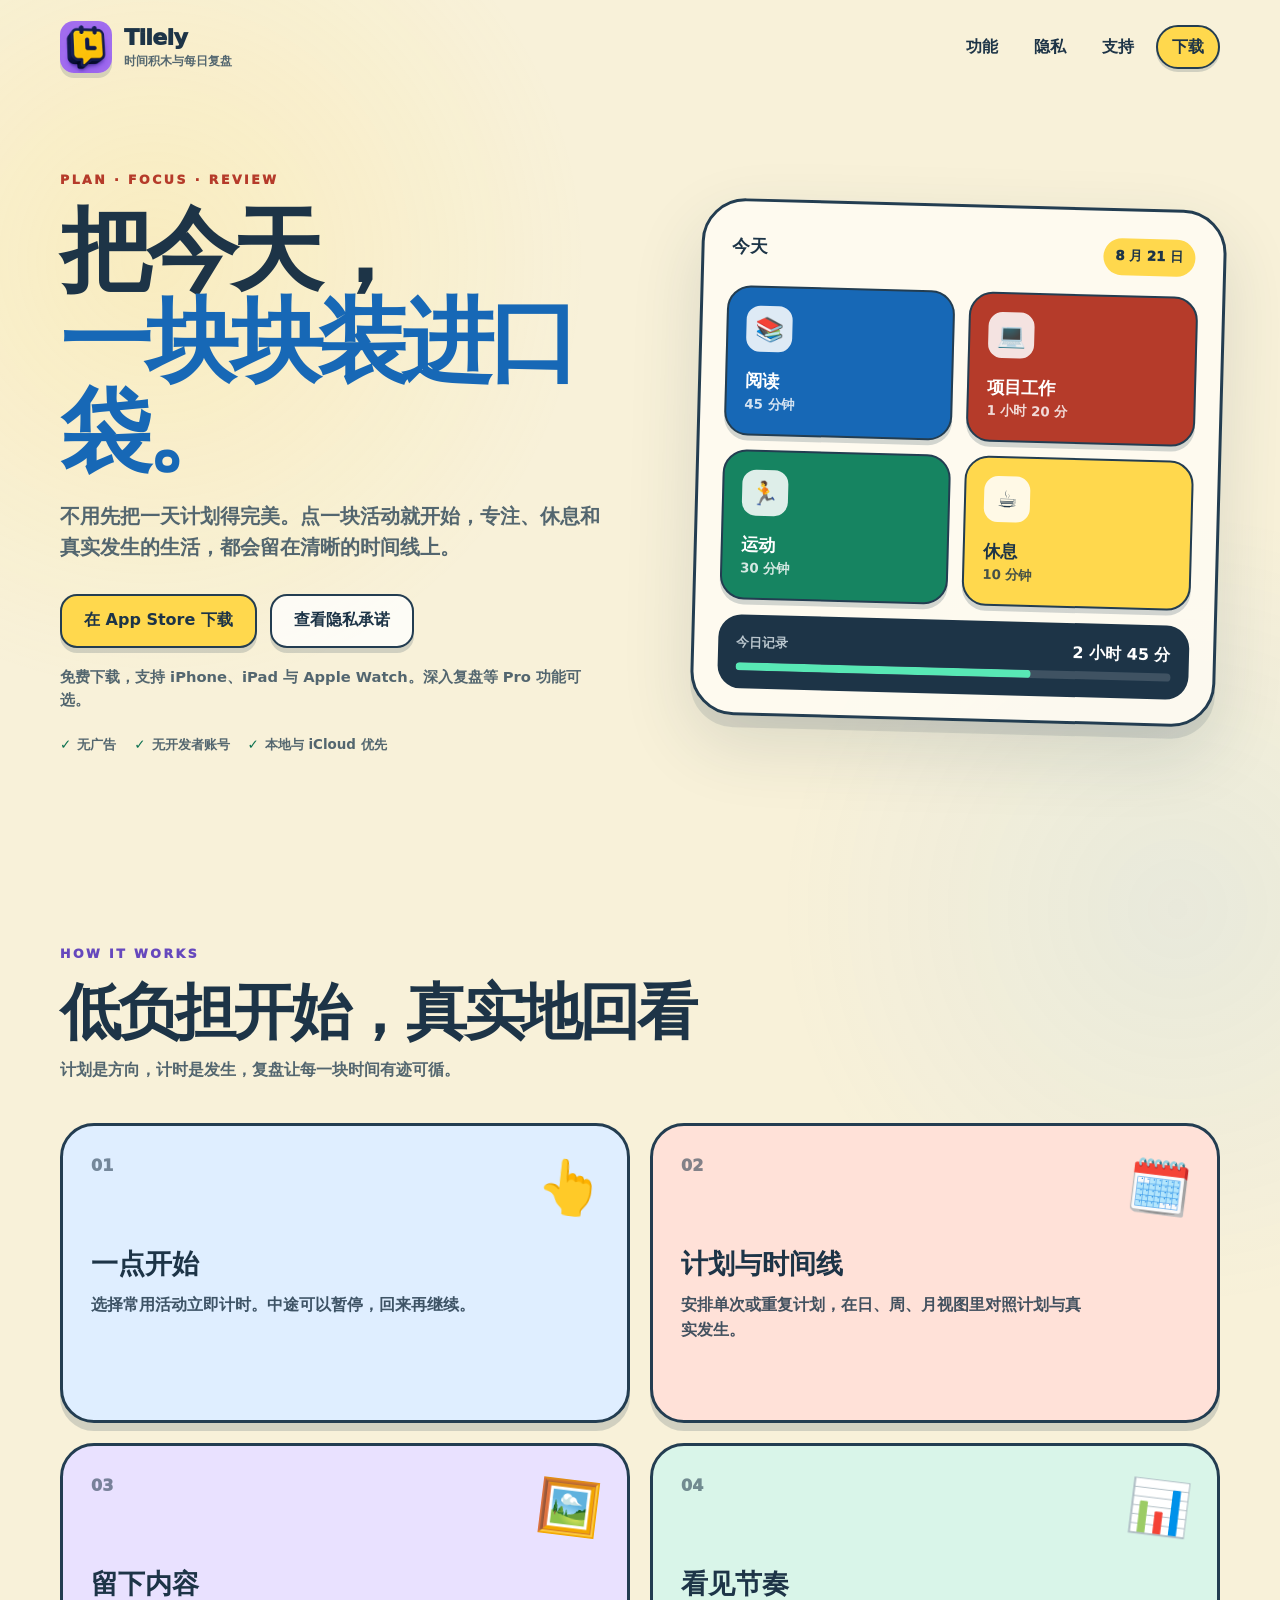
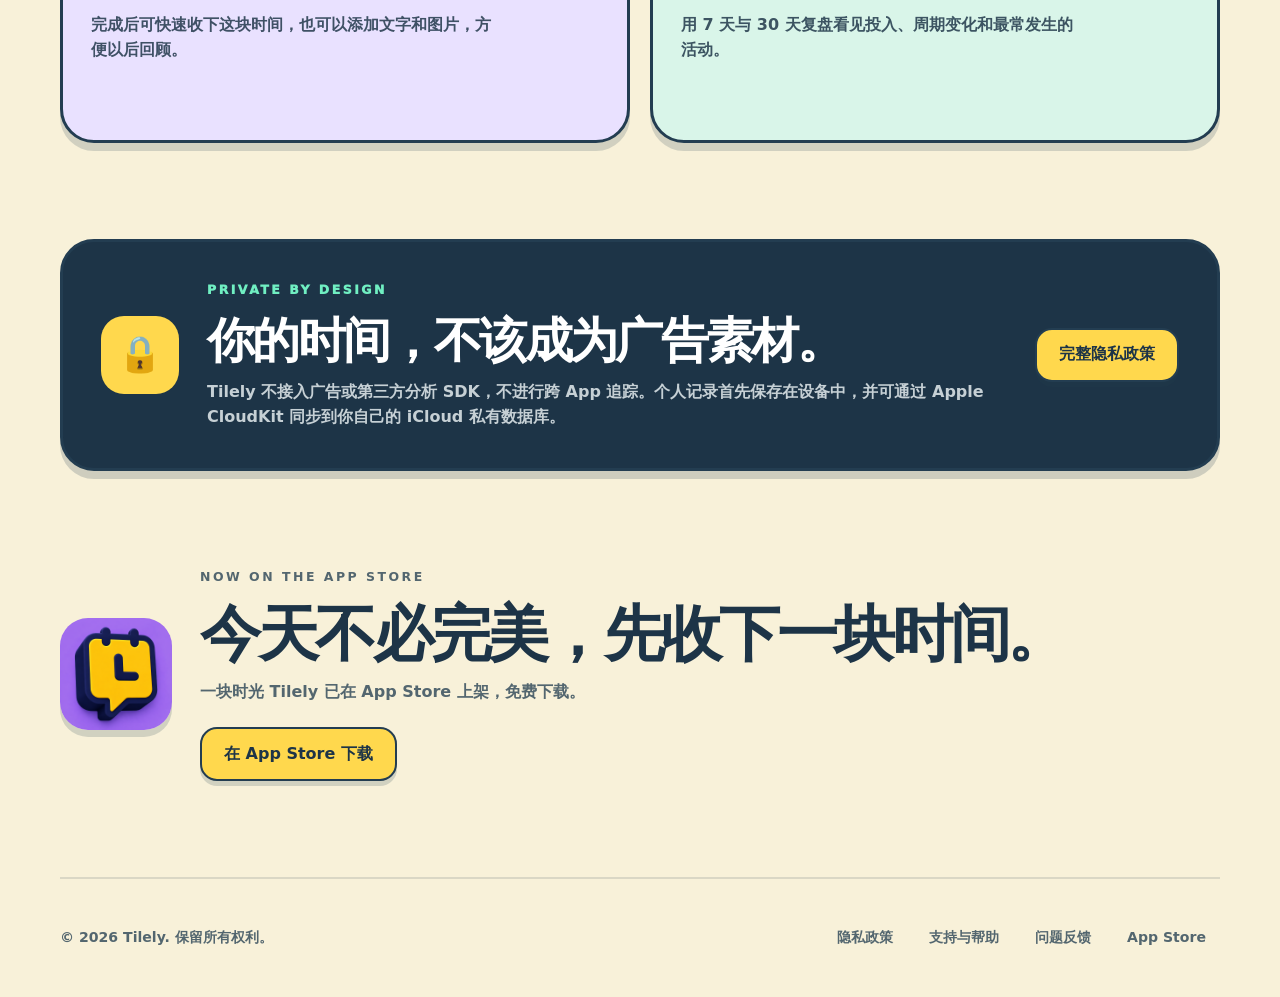
<file: index.html>
<!doctype html>
<html lang="zh-CN">
<head>
  <meta charset="utf-8">
  <meta name="viewport" content="width=device-width, initial-scale=1">
  <meta name="theme-color" content="#f8f1d9">
  <meta name="apple-itunes-app" content="app-id=6804098904">
  <meta name="description" content="Tilely 是一款低负担的时间计划、活动计时与每日复盘 App。把今天，一块块装进口袋。">
  <meta property="og:title" content="Tilely｜把今天，一块块装进口袋">
  <meta property="og:description" content="计划、计时、休息与复盘，都变成一天里看得见的时间块。">
  <meta property="og:type" content="website">
  <meta property="og:url" content="https://jacklv-coder.github.io/tilely-site/">
  <meta property="og:image" content="https://jacklv-coder.github.io/tilely-site/assets/og-image.png">
  <meta property="og:image:width" content="1200">
  <meta property="og:image:height" content="630">
  <meta property="og:image:alt" content="一块时光 Tilely：把今天，一块块装进口袋。">
  <meta property="og:site_name" content="一块时光 Tilely">
  <meta property="og:locale" content="zh_CN">
  <meta name="twitter:card" content="summary_large_image">
  <meta name="twitter:title" content="一块时光 Tilely｜把今天，一块块装进口袋">
  <meta name="twitter:description" content="低负担的时间计划、活动计时与每日复盘 App。无广告，不追踪，数据只在你自己的设备与 iCloud 里。">
  <meta name="twitter:image" content="https://jacklv-coder.github.io/tilely-site/assets/og-image.png">
  <link rel="canonical" href="https://jacklv-coder.github.io/tilely-site/">
  <link rel="icon" type="image/png" href="assets/tilely-icon.png">
  <link rel="apple-touch-icon" href="assets/apple-touch-icon.png">
  <link rel="stylesheet" href="assets/styles.css">
  <title>Tilely｜把今天，一块块装进口袋</title>
</head>
<body>
  <a class="skip-link" href="#main">跳到主要内容</a>

  <header class="site-header shell">
    <a class="brand" href="./" aria-label="Tilely 首页">
      <img src="assets/tilely-icon.png" width="52" height="52" alt="">
      <span>
        <strong>Tilely</strong>
        <small>时间积木与每日复盘</small>
      </span>
    </a>
    <nav aria-label="主要导航">
      <a href="#features">功能</a>
      <a href="privacy/">隐私</a>
      <a href="support/">支持</a>
      <a class="nav-download" href="https://apps.apple.com/cn/app/id6804098904">下载</a>
    </nav>
  </header>

  <main id="main">
    <section class="hero shell">
      <div class="hero-copy">
        <p class="eyebrow coral">PLAN · FOCUS · REVIEW</p>
        <h1>把今天，<br><span>一块块装进口袋。</span></h1>
        <p class="hero-lead">不用先把一天计划得完美。点一块活动就开始，专注、休息和真实发生的生活，都会留在清晰的时间线上。</p>
        <div class="hero-actions">
          <a class="button primary" href="https://apps.apple.com/cn/app/id6804098904">在 App Store 下载</a>
          <a class="button secondary" href="privacy/">查看隐私承诺</a>
        </div>
        <p class="hero-note">免费下载，支持 iPhone、iPad 与 Apple Watch。深入复盘等 Pro 功能可选。</p>
        <ul class="trust-list" aria-label="Tilely 特点">
          <li>无广告</li>
          <li>无开发者账号</li>
          <li>本地与 iCloud 优先</li>
        </ul>
      </div>

      <div class="hero-visual" aria-label="Tilely 时间积木示意">
        <div class="mini-header">
          <span>今天</span>
          <span class="date-chip">8 月 21 日</span>
        </div>
        <div class="time-grid">
          <article class="time-tile blue">
            <span class="tile-icon">📚</span>
            <div><strong>阅读</strong><small>45 分钟</small></div>
          </article>
          <article class="time-tile coral-bg">
            <span class="tile-icon">💻</span>
            <div><strong>项目工作</strong><small>1 小时 20 分</small></div>
          </article>
          <article class="time-tile mint">
            <span class="tile-icon">🏃</span>
            <div><strong>运动</strong><small>30 分钟</small></div>
          </article>
          <article class="time-tile yellow">
            <span class="tile-icon">☕️</span>
            <div><strong>休息</strong><small>10 分钟</small></div>
          </article>
        </div>
        <div class="progress-card">
          <span>今日记录</span>
          <strong>2 小时 45 分</strong>
          <div class="progress-track"><i></i></div>
        </div>
      </div>
    </section>

    <section id="features" class="section shell">
      <div class="section-heading">
        <p class="eyebrow purple">HOW IT WORKS</p>
        <h2>低负担开始，真实地回看</h2>
        <p>计划是方向，计时是发生，复盘让每一块时间有迹可循。</p>
      </div>
      <div class="feature-grid">
        <article class="feature-card blue-card">
          <span class="feature-number">01</span>
          <span class="feature-emoji">👆</span>
          <h3>一点开始</h3>
          <p>选择常用活动立即计时。中途可以暂停，回来再继续。</p>
        </article>
        <article class="feature-card coral-card">
          <span class="feature-number">02</span>
          <span class="feature-emoji">🗓️</span>
          <h3>计划与时间线</h3>
          <p>安排单次或重复计划，在日、周、月视图里对照计划与真实发生。</p>
        </article>
        <article class="feature-card purple-card">
          <span class="feature-number">03</span>
          <span class="feature-emoji">🖼️</span>
          <h3>留下内容</h3>
          <p>完成后可快速收下这块时间，也可以添加文字和图片，方便以后回顾。</p>
        </article>
        <article class="feature-card mint-card">
          <span class="feature-number">04</span>
          <span class="feature-emoji">📊</span>
          <h3>看见节奏</h3>
          <p>用 7 天与 30 天复盘看见投入、周期变化和最常发生的活动。</p>
        </article>
      </div>
    </section>

    <section class="privacy-banner shell">
      <div class="privacy-icon" aria-hidden="true">🔒</div>
      <div>
        <p class="eyebrow mint-text">PRIVATE BY DESIGN</p>
        <h2>你的时间，不该成为广告素材。</h2>
        <p>Tilely 不接入广告或第三方分析 SDK，不进行跨 App 追踪。个人记录首先保存在设备中，并可通过 Apple CloudKit 同步到你自己的 iCloud 私有数据库。</p>
      </div>
      <a class="button yellow-button" href="privacy/">完整隐私政策</a>
    </section>

    <section class="section shell final-cta">
      <img src="assets/tilely-icon.png" width="112" height="112" alt="Tilely App 图标">
      <div>
        <p class="eyebrow coral">NOW ON THE APP STORE</p>
        <h2>今天不必完美，先收下一块时间。</h2>
        <p>一块时光 Tilely 已在 App Store 上架，免费下载。</p>
        <a class="button primary" href="https://apps.apple.com/cn/app/id6804098904">在 App Store 下载</a>
      </div>
    </section>
  </main>

  <footer class="site-footer shell">
    <p>© 2026 Tilely. 保留所有权利。</p>
    <nav aria-label="页脚导航">
      <a href="privacy/">隐私政策</a>
      <a href="support/">支持与帮助</a>
      <a href="support/#in-app-feedback">问题反馈</a>
      <a href="https://apps.apple.com/cn/app/id6804098904">App Store</a>
    </nav>
  </footer>
</body>
</html>
</file>
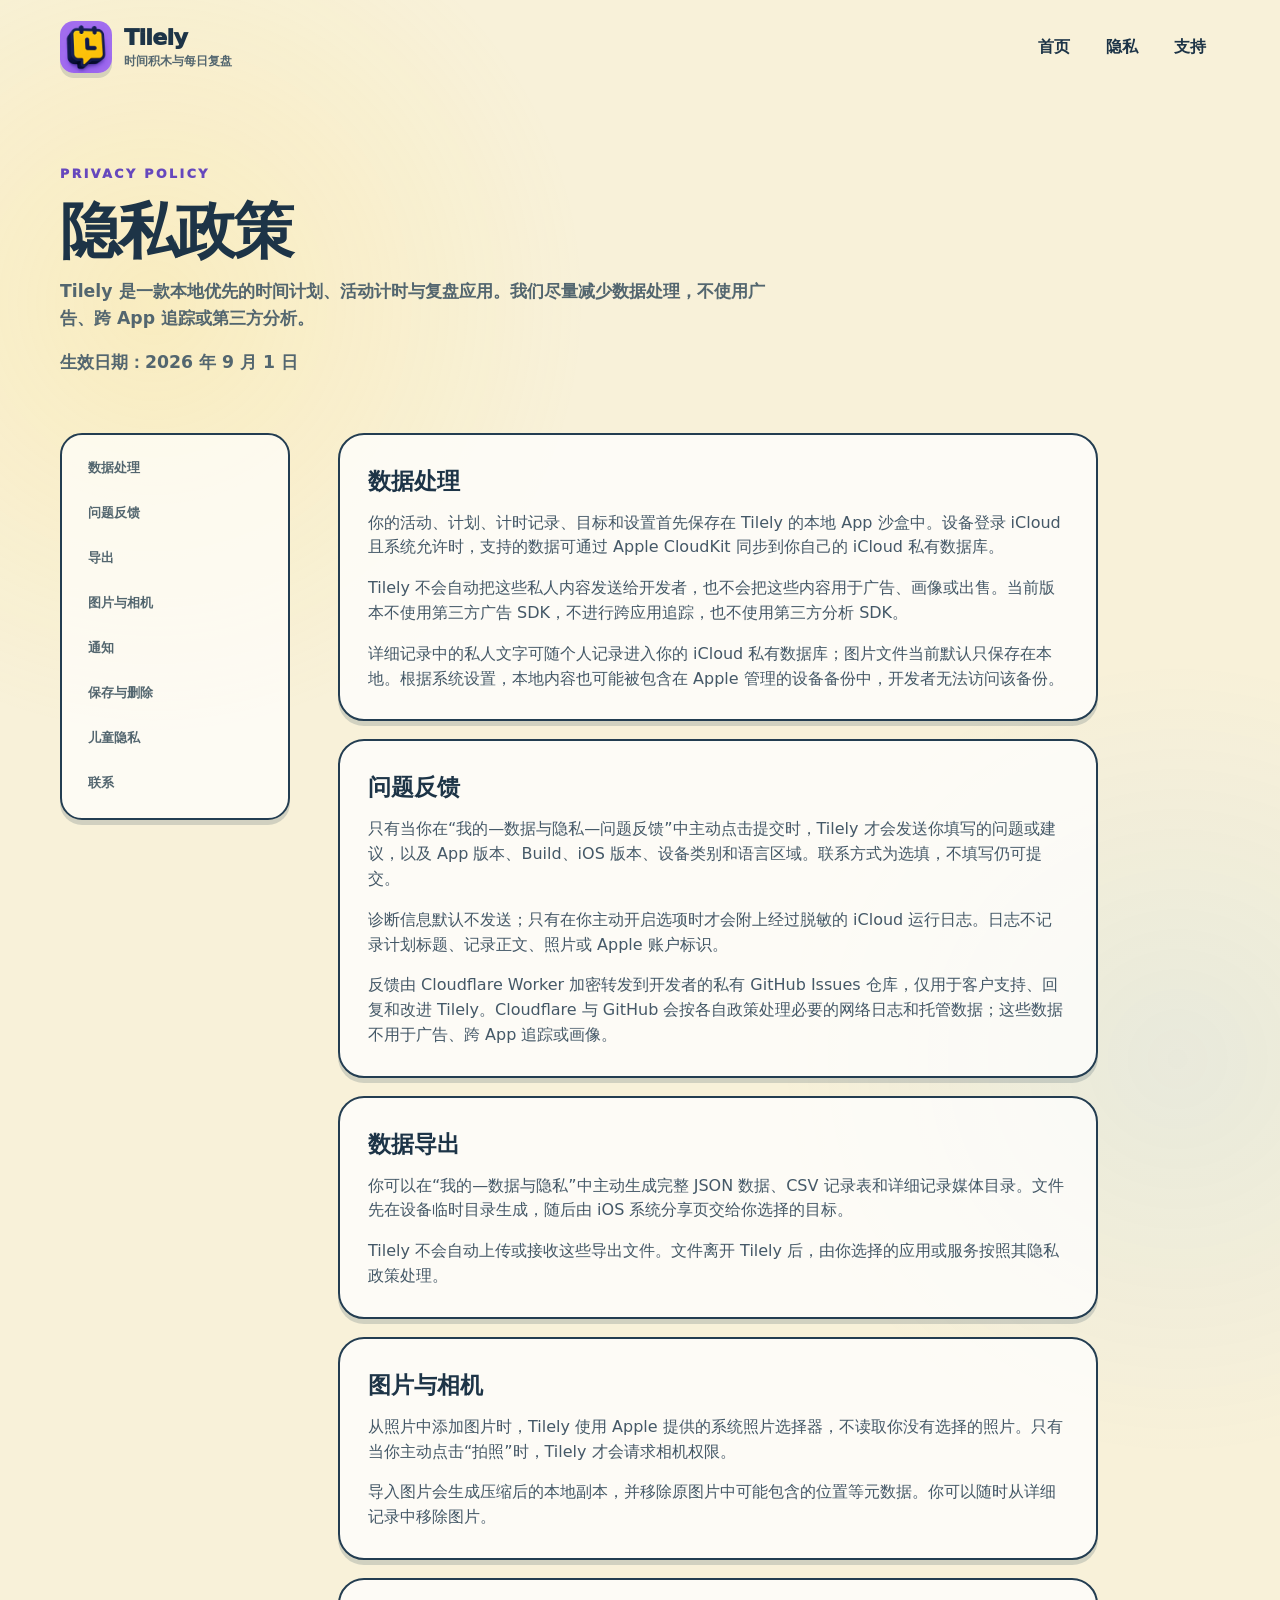
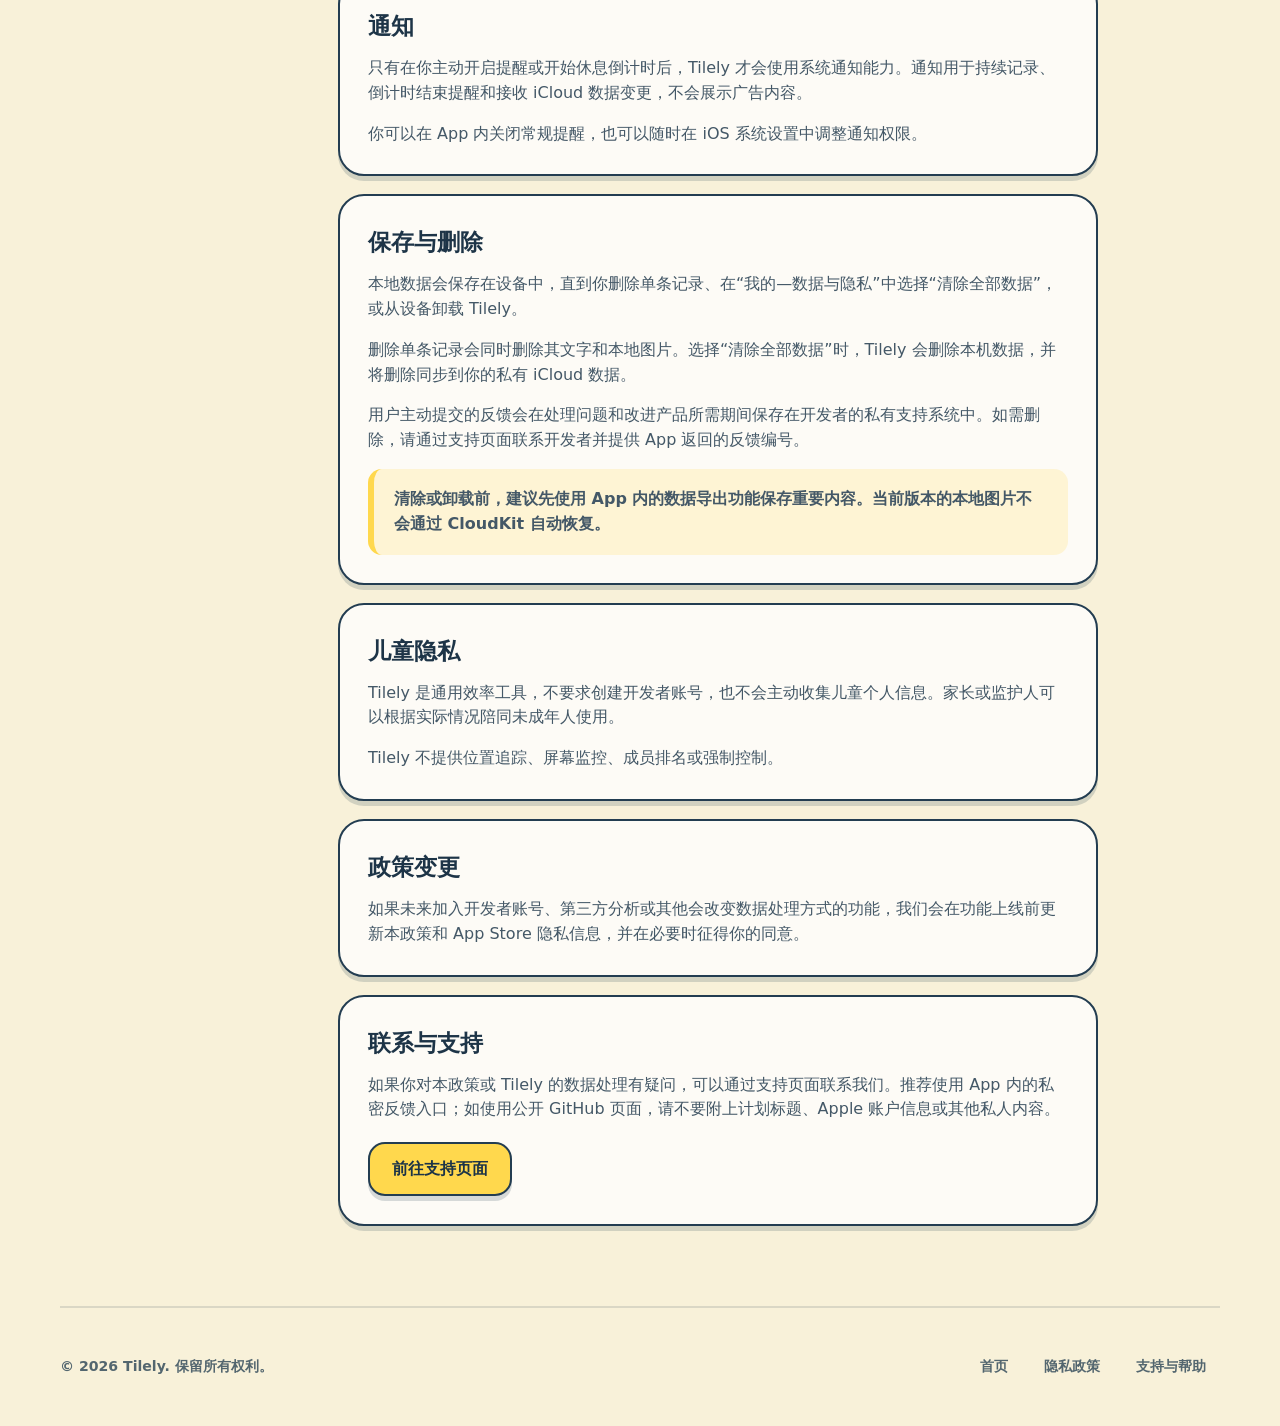
<file: privacy/index.html>
<!doctype html>
<html lang="zh-CN">
<head>
  <meta charset="utf-8">
  <meta name="viewport" content="width=device-width, initial-scale=1">
  <meta name="theme-color" content="#f8f1d9">
  <meta name="apple-itunes-app" content="app-id=6804098904">
  <meta name="description" content="Tilely 隐私政策：了解活动、计划、时间记录和图片如何保存与处理。">
  <link rel="canonical" href="https://jacklv-coder.github.io/tilely-site/privacy/">
  <link rel="icon" type="image/png" href="../assets/tilely-icon.png">
  <link rel="stylesheet" href="../assets/styles.css">
  <title>隐私政策｜Tilely</title>
</head>
<body>
  <a class="skip-link" href="#main">跳到主要内容</a>
  <header class="site-header shell">
    <a class="brand" href="../" aria-label="返回 Tilely 首页">
      <img src="../assets/tilely-icon.png" width="52" height="52" alt="">
      <span><strong>Tilely</strong><small>时间积木与每日复盘</small></span>
    </a>
    <nav aria-label="主要导航">
      <a href="../">首页</a>
      <a href="./" aria-current="page">隐私</a>
      <a href="../support/">支持</a>
    </nav>
  </header>

  <main id="main" class="legal-main shell">
    <header class="legal-hero">
      <p class="eyebrow purple">PRIVACY POLICY</p>
      <h1>隐私政策</h1>
      <p>Tilely 是一款本地优先的时间计划、活动计时与复盘应用。我们尽量减少数据处理，不使用广告、跨 App 追踪或第三方分析。</p>
      <p><strong>生效日期：2026 年 9 月 1 日</strong></p>
    </header>

    <div class="legal-layout">
      <nav class="legal-nav" aria-label="本页目录">
        <a href="#data">数据处理</a>
        <a href="#feedback">问题反馈</a>
        <a href="#export">导出</a>
        <a href="#camera">图片与相机</a>
        <a href="#notifications">通知</a>
        <a href="#retention">保存与删除</a>
        <a href="#children">儿童隐私</a>
        <a href="#contact">联系</a>
      </nav>

      <div class="legal-content">
        <section id="data" class="legal-card">
          <h2>数据处理</h2>
          <p>你的活动、计划、计时记录、目标和设置首先保存在 Tilely 的本地 App 沙盒中。设备登录 iCloud 且系统允许时，支持的数据可通过 Apple CloudKit 同步到你自己的 iCloud 私有数据库。</p>
          <p>Tilely 不会自动把这些私人内容发送给开发者，也不会把这些内容用于广告、画像或出售。当前版本不使用第三方广告 SDK，不进行跨应用追踪，也不使用第三方分析 SDK。</p>
          <p>详细记录中的私人文字可随个人记录进入你的 iCloud 私有数据库；图片文件当前默认只保存在本地。根据系统设置，本地内容也可能被包含在 Apple 管理的设备备份中，开发者无法访问该备份。</p>
        </section>

        <section id="feedback" class="legal-card">
          <h2>问题反馈</h2>
          <p>只有当你在“我的—数据与隐私—问题反馈”中主动点击提交时，Tilely 才会发送你填写的问题或建议，以及 App 版本、Build、iOS 版本、设备类别和语言区域。联系方式为选填，不填写仍可提交。</p>
          <p>诊断信息默认不发送；只有在你主动开启选项时才会附上经过脱敏的 iCloud 运行日志。日志不记录计划标题、记录正文、照片或 Apple 账户标识。</p>
          <p>反馈由 Cloudflare Worker 加密转发到开发者的私有 GitHub Issues 仓库，仅用于客户支持、回复和改进 Tilely。Cloudflare 与 GitHub 会按各自政策处理必要的网络日志和托管数据；这些数据不用于广告、跨 App 追踪或画像。</p>
        </section>

        <section id="export" class="legal-card">
          <h2>数据导出</h2>
          <p>你可以在“我的—数据与隐私”中主动生成完整 JSON 数据、CSV 记录表和详细记录媒体目录。文件先在设备临时目录生成，随后由 iOS 系统分享页交给你选择的目标。</p>
          <p>Tilely 不会自动上传或接收这些导出文件。文件离开 Tilely 后，由你选择的应用或服务按照其隐私政策处理。</p>
        </section>

        <section id="camera" class="legal-card">
          <h2>图片与相机</h2>
          <p>从照片中添加图片时，Tilely 使用 Apple 提供的系统照片选择器，不读取你没有选择的照片。只有当你主动点击“拍照”时，Tilely 才会请求相机权限。</p>
          <p>导入图片会生成压缩后的本地副本，并移除原图片中可能包含的位置等元数据。你可以随时从详细记录中移除图片。</p>
        </section>

        <section id="notifications" class="legal-card">
          <h2>通知</h2>
          <p>只有在你主动开启提醒或开始休息倒计时后，Tilely 才会使用系统通知能力。通知用于持续记录、倒计时结束提醒和接收 iCloud 数据变更，不会展示广告内容。</p>
          <p>你可以在 App 内关闭常规提醒，也可以随时在 iOS 系统设置中调整通知权限。</p>
        </section>

        <section id="retention" class="legal-card">
          <h2>保存与删除</h2>
          <p>本地数据会保存在设备中，直到你删除单条记录、在“我的—数据与隐私”中选择“清除全部数据”，或从设备卸载 Tilely。</p>
          <p>删除单条记录会同时删除其文字和本地图片。选择“清除全部数据”时，Tilely 会删除本机数据，并将删除同步到你的私有 iCloud 数据。</p>
          <p>用户主动提交的反馈会在处理问题和改进产品所需期间保存在开发者的私有支持系统中。如需删除，请通过支持页面联系开发者并提供 App 返回的反馈编号。</p>
          <p class="notice">清除或卸载前，建议先使用 App 内的数据导出功能保存重要内容。当前版本的本地图片不会通过 CloudKit 自动恢复。</p>
        </section>

        <section id="children" class="legal-card">
          <h2>儿童隐私</h2>
          <p>Tilely 是通用效率工具，不要求创建开发者账号，也不会主动收集儿童个人信息。家长或监护人可以根据实际情况陪同未成年人使用。</p>
          <p>Tilely 不提供位置追踪、屏幕监控、成员排名或强制控制。</p>
        </section>

        <section id="changes" class="legal-card">
          <h2>政策变更</h2>
          <p>如果未来加入开发者账号、第三方分析或其他会改变数据处理方式的功能，我们会在功能上线前更新本政策和 App Store 隐私信息，并在必要时征得你的同意。</p>
        </section>

        <section id="contact" class="legal-card">
          <h2>联系与支持</h2>
          <p>如果你对本政策或 Tilely 的数据处理有疑问，可以通过支持页面联系我们。推荐使用 App 内的私密反馈入口；如使用公开 GitHub 页面，请不要附上计划标题、Apple 账户信息或其他私人内容。</p>
          <div class="support-actions">
            <a class="button primary" href="../support/">前往支持页面</a>
          </div>
        </section>
      </div>
    </div>
  </main>

  <footer class="site-footer shell">
    <p>© 2026 Tilely. 保留所有权利。</p>
    <nav aria-label="页脚导航"><a href="../">首页</a><a href="./">隐私政策</a><a href="../support/">支持与帮助</a></nav>
  </footer>
</body>
</html>
</file>
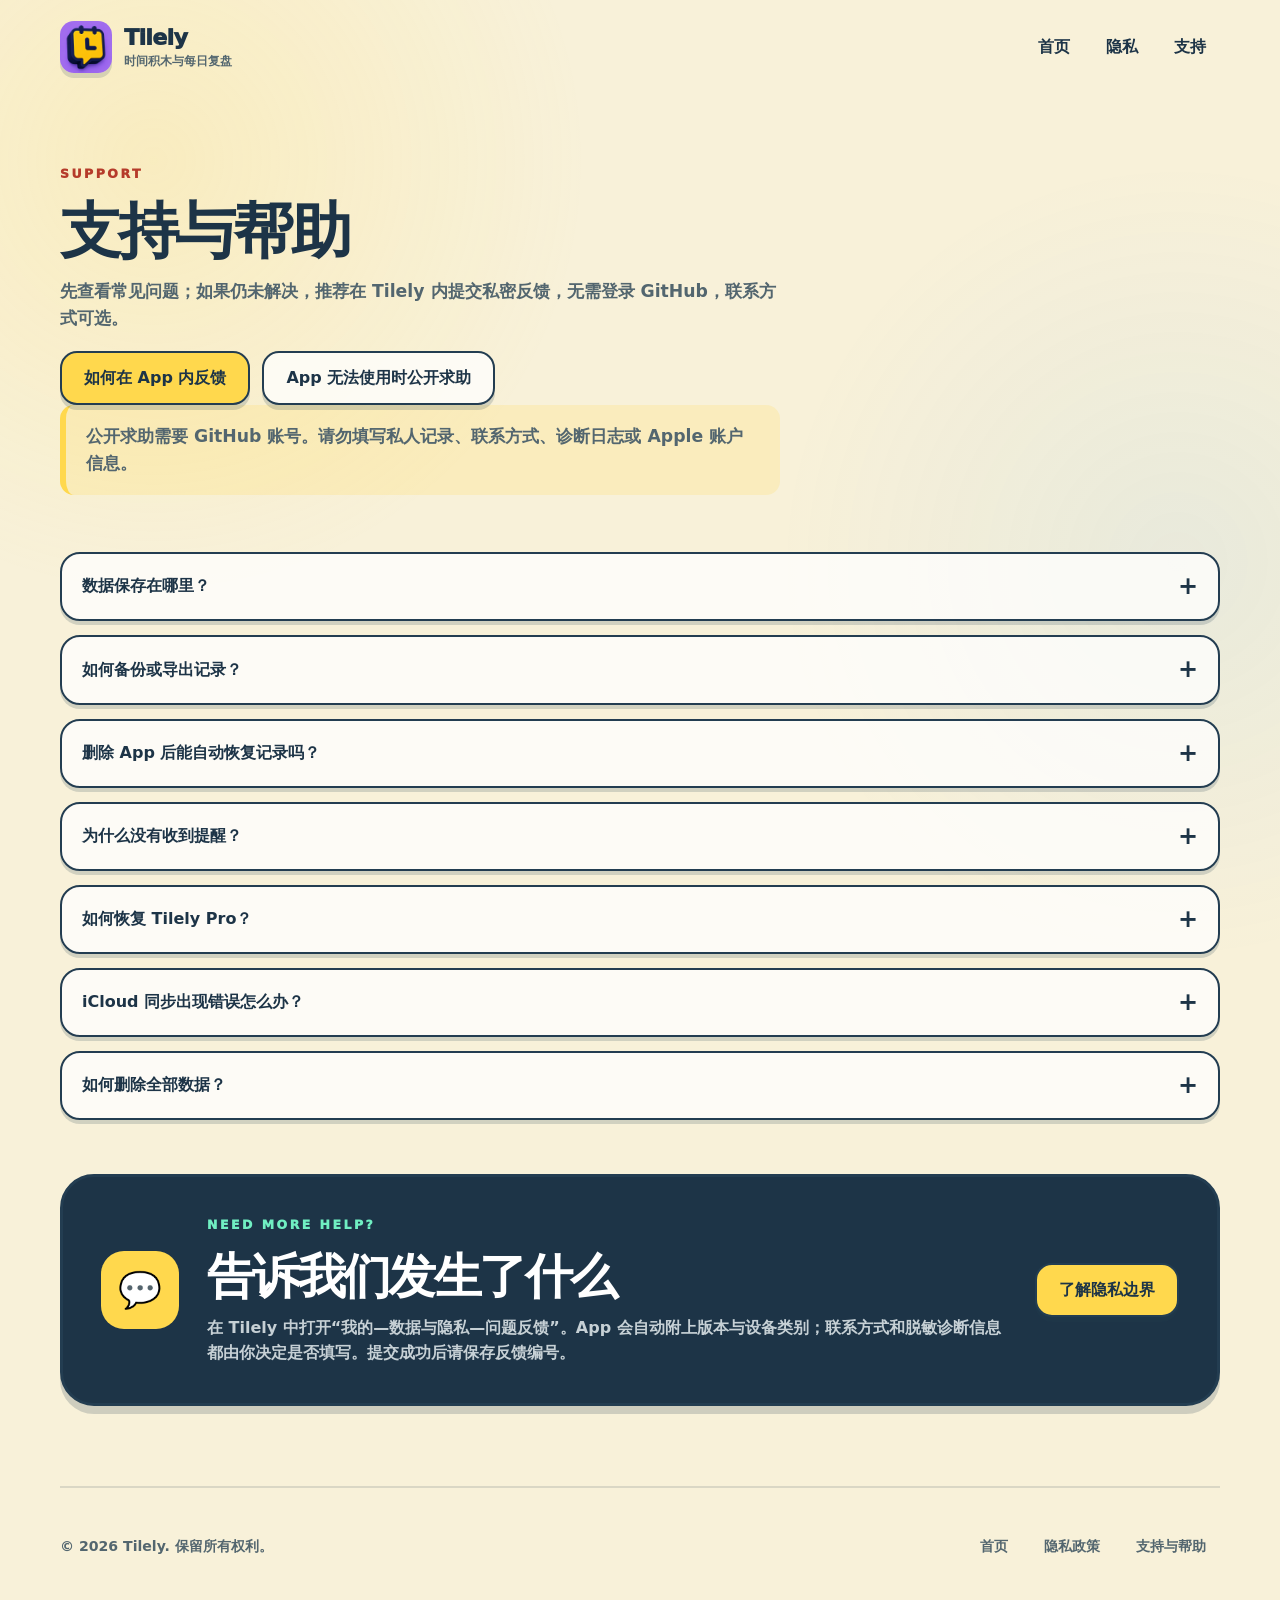
<file: support/index.html>
<!doctype html>
<html lang="zh-CN">
<head>
  <meta charset="utf-8">
  <meta name="viewport" content="width=device-width, initial-scale=1">
  <meta name="theme-color" content="#f8f1d9">
  <meta name="apple-itunes-app" content="app-id=6804098904">
  <meta name="description" content="Tilely 支持与帮助：查看数据、iCloud、通知、购买恢复和故障反馈说明。">
  <link rel="canonical" href="https://jacklv-coder.github.io/tilely-site/support/">
  <link rel="icon" type="image/png" href="../assets/tilely-icon.png">
  <link rel="stylesheet" href="../assets/styles.css">
  <title>支持与帮助｜Tilely</title>
</head>
<body>
  <a class="skip-link" href="#main">跳到主要内容</a>
  <header class="site-header shell">
    <a class="brand" href="../" aria-label="返回 Tilely 首页">
      <img src="../assets/tilely-icon.png" width="52" height="52" alt="">
      <span><strong>Tilely</strong><small>时间积木与每日复盘</small></span>
    </a>
    <nav aria-label="主要导航">
      <a href="../">首页</a>
      <a href="../privacy/">隐私</a>
      <a href="./" aria-current="page">支持</a>
    </nav>
  </header>

  <main id="main" class="legal-main shell">
    <header class="legal-hero">
      <p class="eyebrow coral">SUPPORT</p>
      <h1>支持与帮助</h1>
      <p>先查看常见问题；如果仍未解决，推荐在 Tilely 内提交私密反馈，无需登录 GitHub，联系方式可选。</p>
      <div class="support-actions">
        <a class="button primary" href="#in-app-feedback">如何在 App 内反馈</a>
        <a class="button secondary" href="https://github.com/jacklv-coder/tilely-site/issues/new?template=support.yml" rel="noopener noreferrer">App 无法使用时公开求助</a>
      </div>
      <p class="notice">公开求助需要 GitHub 账号。请勿填写私人记录、联系方式、诊断日志或 Apple 账户信息。</p>
    </header>

    <section class="faq-list" aria-label="常见问题">
      <details>
        <summary>数据保存在哪里？</summary>
        <p>活动、计划、记录与设置首先保存在本地 App 沙盒；登录 iCloud 后，支持的数据可通过 Apple CloudKit 同步到你自己的私有数据库。Tilely 没有用于读取这些内容的开发者服务器。详细记录中的图片当前仍保存在本地。</p>
      </details>
      <details>
        <summary>如何备份或导出记录？</summary>
        <p>打开“我的—数据与隐私—导出我的数据”，可以通过系统分享页保存完整 JSON、CSV 记录表和详细记录媒体目录。当前版本暂不支持在 App 内直接导入恢复。</p>
      </details>
      <details>
        <summary>删除 App 后能自动恢复记录吗？</summary>
        <p>重新安装并使用同一 Apple 账户登录 iCloud 后，已成功同步的活动、计划、计时和设置可以重新下载。本地图片等尚未进入 CloudKit 的内容仍取决于 Apple 的设备备份，Tilely 不保证一定恢复；删除前请先导出重要内容。</p>
      </details>
      <details>
        <summary>为什么没有收到提醒？</summary>
        <p>请先在 Tilely 的“我的”页面开启提醒，并在 iOS“设置—通知—Tilely”中允许通知。专注模式、省电模式等系统设置也可能影响提醒的呈现。</p>
      </details>
      <details>
        <summary>如何恢复 Tilely Pro？</summary>
        <p>打开“我的—Tilely Pro”，点击“恢复购买”。请确保设备登录的是购买 Tilely Pro 时使用的 Apple 账户。恢复购买不会删除本地记录。</p>
      </details>
      <details>
        <summary>iCloud 同步出现错误怎么办？</summary>
        <p>打开“我的—数据与隐私—问题反馈”，选择“同步问题”并说明触发步骤；需要时可主动开启“附上诊断信息”。日志经过脱敏，不记录计划标题、业务内容或 Apple 账户标识；提交前仍建议快速检查一遍。</p>
      </details>
      <details>
        <summary>如何删除全部数据？</summary>
        <p>打开“我的—数据与隐私—清除全部数据”。Tilely 会删除本机数据并同步删除你的私有 iCloud 数据。该操作无法撤销，执行前建议先导出。</p>
      </details>
    </section>

    <section id="in-app-feedback" class="privacy-banner support-banner">
      <div class="privacy-icon" aria-hidden="true">💬</div>
      <div>
        <p class="eyebrow mint-text">NEED MORE HELP?</p>
        <h2>告诉我们发生了什么</h2>
        <p>在 Tilely 中打开“我的—数据与隐私—问题反馈”。App 会自动附上版本与设备类别；联系方式和脱敏诊断信息都由你决定是否填写。提交成功后请保存反馈编号。</p>
      </div>
      <a class="button yellow-button" href="../privacy/#feedback">了解隐私边界</a>
    </section>
  </main>

  <footer class="site-footer shell">
    <p>© 2026 Tilely. 保留所有权利。</p>
    <nav aria-label="页脚导航"><a href="../">首页</a><a href="../privacy/">隐私政策</a><a href="./">支持与帮助</a></nav>
  </footer>
</body>
</html>
</file>
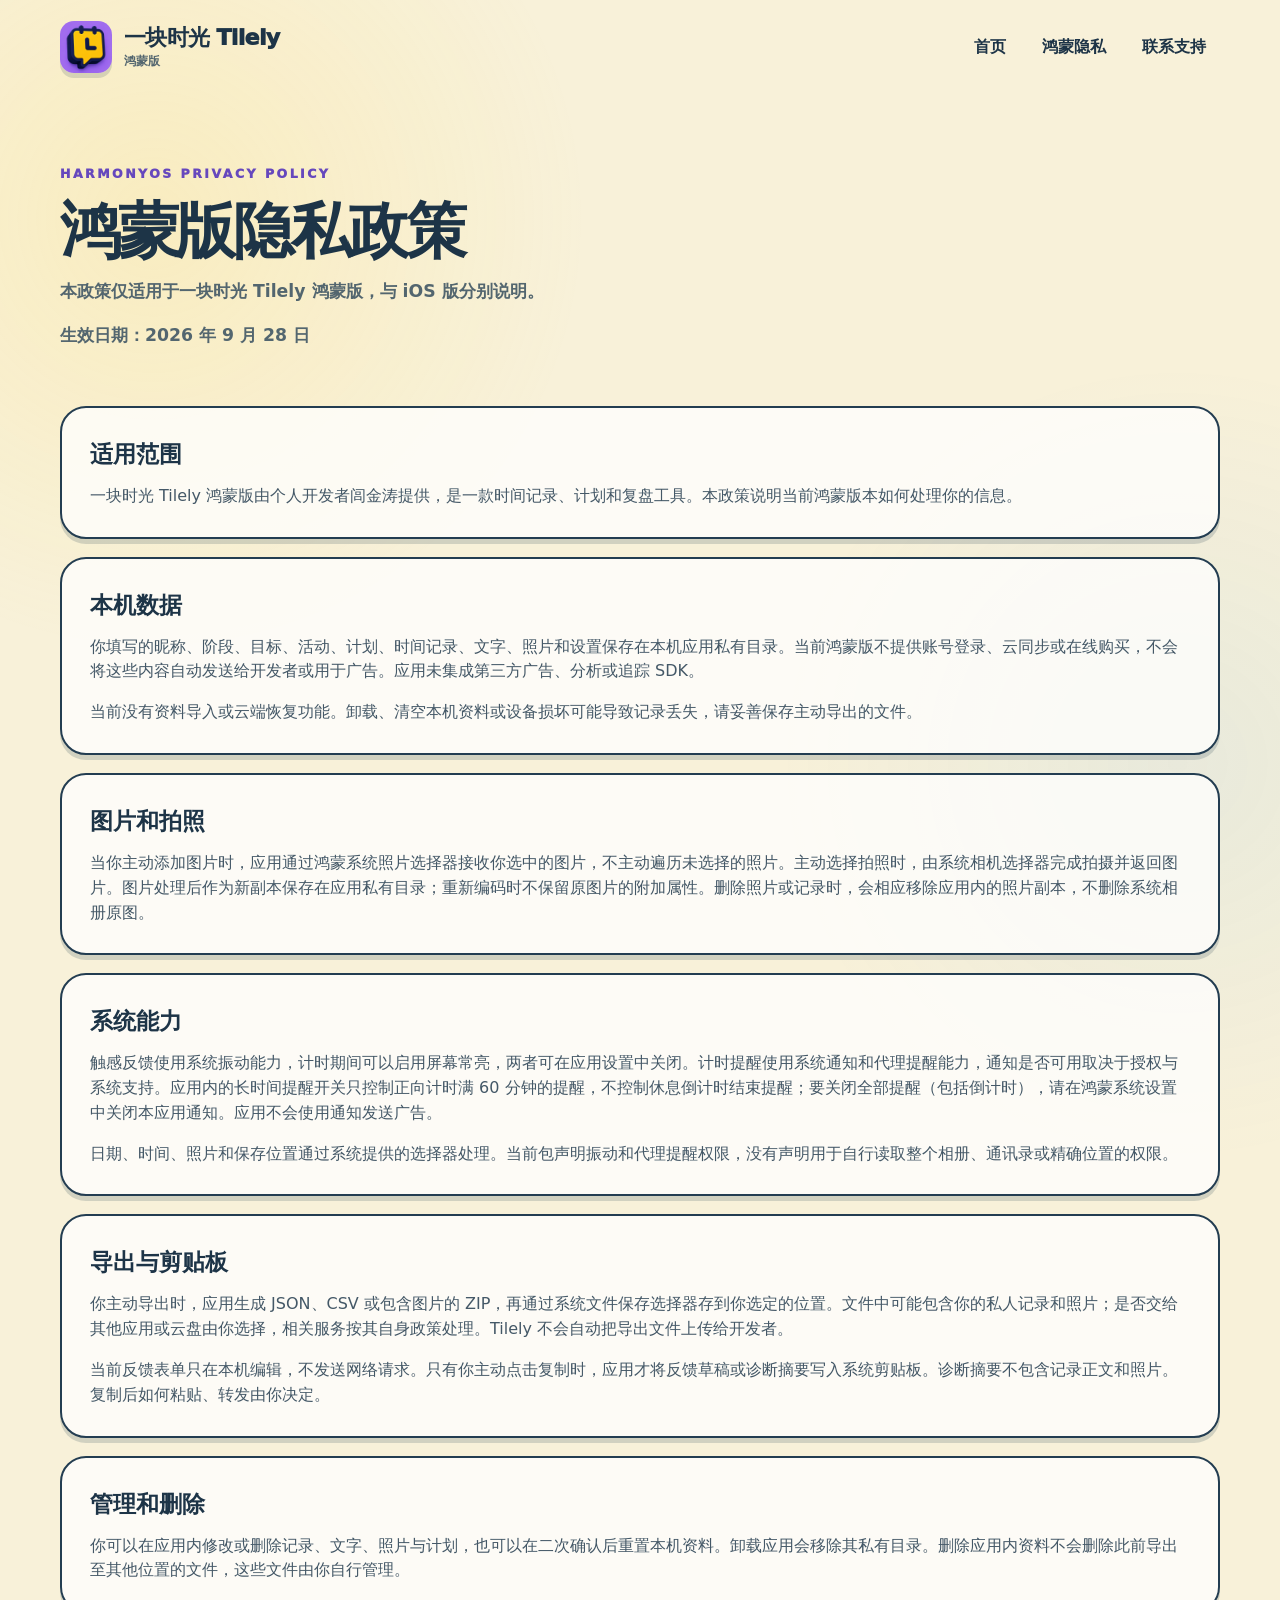
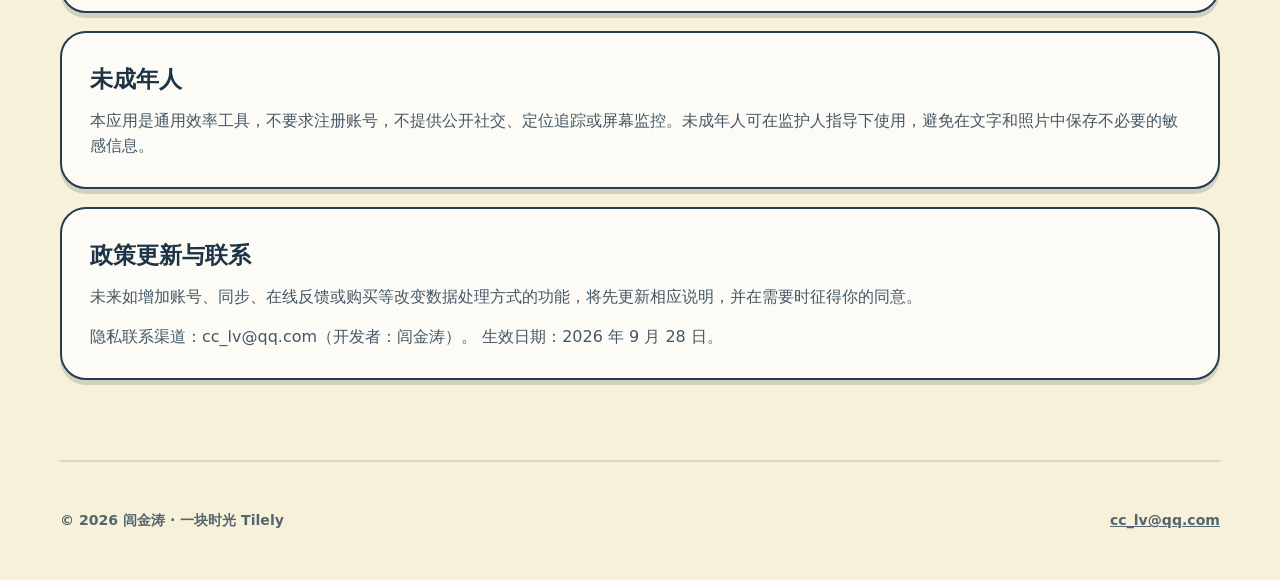
<file: harmony/privacy/index.html>
<!doctype html>
<html lang="zh-CN"><head><meta charset="utf-8"><meta name="viewport" content="width=device-width,initial-scale=1"><meta name="description" content="一块时光 Tilely 鸿蒙版隐私政策：本机记录、照片、提醒、导出及联系信息。"><link rel="canonical" href="https://jacklv-coder.github.io/tilely-site/harmony/privacy/"><link rel="icon" href="../../assets/tilely-icon.png"><link rel="stylesheet" href="../../assets/styles.css"><title>鸿蒙版隐私政策｜一块时光 Tilely</title></head><body><a class="skip-link" href="#main">跳到主要内容</a><header class="site-header shell"><a class="brand" href="../../"><img src="../../assets/tilely-icon.png" width="52" height="52" alt=""><span><strong>一块时光 Tilely</strong><small>鸿蒙版</small></span></a><nav aria-label="主要导航"><a href="../../">首页</a><a href="./" aria-current="page">鸿蒙隐私</a><a href="mailto:cc_lv@qq.com">联系支持</a></nav></header><main id="main" class="legal-main shell"><header class="legal-hero"><p class="eyebrow purple">HARMONYOS PRIVACY POLICY</p><h1>鸿蒙版隐私政策</h1><p>本政策仅适用于一块时光 Tilely 鸿蒙版，与 iOS 版分别说明。</p><p><strong>生效日期：2026 年 9 月 28 日</strong></p></header><div class="legal-content"><section class="legal-card"><h2>适用范围</h2><p>一块时光 Tilely 鸿蒙版由个人开发者闾金涛提供，是一款时间记录、计划和复盘工具。本政策说明当前鸿蒙版本如何处理你的信息。</p></section><section class="legal-card"><h2>本机数据</h2><p>你填写的昵称、阶段、目标、活动、计划、时间记录、文字、照片和设置保存在本机应用私有目录。当前鸿蒙版不提供账号登录、云同步或在线购买，不会将这些内容自动发送给开发者或用于广告。应用未集成第三方广告、分析或追踪 SDK。</p><p>当前没有资料导入或云端恢复功能。卸载、清空本机资料或设备损坏可能导致记录丢失，请妥善保存主动导出的文件。</p></section><section class="legal-card"><h2>图片和拍照</h2><p>当你主动添加图片时，应用通过鸿蒙系统照片选择器接收你选中的图片，不主动遍历未选择的照片。主动选择拍照时，由系统相机选择器完成拍摄并返回图片。图片处理后作为新副本保存在应用私有目录；重新编码时不保留原图片的附加属性。删除照片或记录时，会相应移除应用内的照片副本，不删除系统相册原图。</p></section><section class="legal-card"><h2>系统能力</h2><p>触感反馈使用系统振动能力，计时期间可以启用屏幕常亮，两者可在应用设置中关闭。计时提醒使用系统通知和代理提醒能力，通知是否可用取决于授权与系统支持。应用内的长时间提醒开关只控制正向计时满 60 分钟的提醒，不控制休息倒计时结束提醒；要关闭全部提醒（包括倒计时），请在鸿蒙系统设置中关闭本应用通知。应用不会使用通知发送广告。</p><p>日期、时间、照片和保存位置通过系统提供的选择器处理。当前包声明振动和代理提醒权限，没有声明用于自行读取整个相册、通讯录或精确位置的权限。</p></section><section class="legal-card"><h2>导出与剪贴板</h2><p>你主动导出时，应用生成 JSON、CSV 或包含图片的 ZIP，再通过系统文件保存选择器存到你选定的位置。文件中可能包含你的私人记录和照片；是否交给其他应用或云盘由你选择，相关服务按其自身政策处理。Tilely 不会自动把导出文件上传给开发者。</p><p>当前反馈表单只在本机编辑，不发送网络请求。只有你主动点击复制时，应用才将反馈草稿或诊断摘要写入系统剪贴板。诊断摘要不包含记录正文和照片。复制后如何粘贴、转发由你决定。</p></section><section class="legal-card"><h2>管理和删除</h2><p>你可以在应用内修改或删除记录、文字、照片与计划，也可以在二次确认后重置本机资料。卸载应用会移除其私有目录。删除应用内资料不会删除此前导出至其他位置的文件，这些文件由你自行管理。</p></section><section class="legal-card"><h2>未成年人</h2><p>本应用是通用效率工具，不要求注册账号，不提供公开社交、定位追踪或屏幕监控。未成年人可在监护人指导下使用，避免在文字和照片中保存不必要的敏感信息。</p></section><section class="legal-card"><h2>政策更新与联系</h2><p>未来如增加账号、同步、在线反馈或购买等改变数据处理方式的功能，将先更新相应说明，并在需要时征得你的同意。</p><p>隐私联系渠道：cc_lv@qq.com（开发者：闾金涛）。
生效日期：2026 年 9 月 28 日。</p></section></div></main><footer class="site-footer shell"><p>© 2026 闾金涛 · 一块时光 Tilely</p><a href="mailto:cc_lv@qq.com">cc_lv@qq.com</a></footer></body></html>
</file>
<file: assets/styles.css>
:root {
  --paper: #f8f1d9;
  --paper-light: #fffdf5;
  --ink: #1d3447;
  --muted: #53666f;
  --border: #233d51;
  --yellow: #ffd84d;
  --blue: #1768b6;
  --coral: #b53b2a;
  --mint: #168461;
  --purple: #6648bd;
  --shadow: rgba(35, 61, 81, 0.18);
  --radius-lg: 34px;
  --radius-md: 24px;
  --radius-sm: 16px;
}

* { box-sizing: border-box; }

html {
  scroll-behavior: smooth;
  background: var(--paper);
}

body {
  margin: 0;
  color: var(--ink);
  font-family: ui-rounded, "SF Pro Rounded", "PingFang SC", "Microsoft YaHei", system-ui, sans-serif;
  background:
    radial-gradient(circle at 12% 10%, rgba(255, 216, 77, 0.18), transparent 27rem),
    radial-gradient(circle at 92% 35%, rgba(50, 141, 245, 0.08), transparent 25rem),
    var(--paper);
  line-height: 1.55;
}

body::before {
  content: "";
  position: fixed;
  inset: 0;
  pointer-events: none;
  opacity: 0.32;
  background-image: radial-gradient(rgba(29, 52, 71, 0.14) 0.65px, transparent 0.65px);
  background-size: 8px 8px;
  mask-image: linear-gradient(to bottom, black, transparent 85%);
}

a { color: inherit; }
img { display: block; max-width: 100%; }

.shell {
  width: min(1160px, calc(100% - 40px));
  margin-inline: auto;
}

.skip-link {
  position: fixed;
  top: 12px;
  left: 12px;
  z-index: 100;
  padding: 10px 14px;
  color: white;
  background: var(--ink);
  border-radius: 12px;
  transform: translateY(-160%);
}

.skip-link:focus { transform: translateY(0); }

.site-header {
  position: relative;
  z-index: 10;
  display: flex;
  align-items: center;
  justify-content: space-between;
  min-height: 94px;
  gap: 24px;
}

.brand {
  display: inline-flex;
  align-items: center;
  gap: 12px;
  text-decoration: none;
}

.brand img {
  border-radius: 14px;
  box-shadow: 0 5px 0 rgba(35, 61, 81, 0.16);
}

.brand span { display: grid; line-height: 1.1; }
.brand strong { font-size: 1.38rem; font-weight: 950; letter-spacing: -0.03em; }
.brand small { margin-top: 5px; color: var(--muted); font-size: 0.73rem; font-weight: 700; }

.site-header nav,
.site-footer nav {
  display: flex;
  align-items: center;
  flex-wrap: wrap;
  gap: 8px;
}

.site-header nav a,
.site-footer nav a {
  min-height: 44px;
  display: inline-flex;
  align-items: center;
  padding: 0 14px;
  border-radius: 999px;
  font-weight: 800;
  text-decoration: none;
}

.site-header nav a:hover,
.site-header nav a:focus-visible,
.site-footer nav a:hover,
.site-footer nav a:focus-visible {
  background: rgba(255, 255, 255, 0.58);
  outline: none;
}

.hero {
  position: relative;
  display: grid;
  grid-template-columns: 1.02fr 0.98fr;
  align-items: center;
  gap: clamp(44px, 7vw, 92px);
  min-height: 680px;
  padding-block: 76px 92px;
}

.eyebrow {
  margin: 0 0 16px;
  font-size: 0.78rem;
  font-weight: 950;
  letter-spacing: 0.2em;
}

.coral { color: var(--coral); }
.purple { color: var(--purple); }
.mint-text { color: #70efc2; }

h1, h2, h3, p { margin-top: 0; }

h1 {
  margin-bottom: 26px;
  font-size: clamp(3.2rem, 7.2vw, 6.4rem);
  line-height: 0.98;
  letter-spacing: -0.07em;
  font-weight: 950;
}

h1 span { color: var(--blue); }

.hero-lead {
  max-width: 650px;
  margin-bottom: 30px;
  color: var(--muted);
  font-size: clamp(1.04rem, 1.9vw, 1.24rem);
  font-weight: 680;
}

.hero-actions {
  display: flex;
  flex-wrap: wrap;
  gap: 13px;
}

.button {
  min-height: 54px;
  display: inline-flex;
  align-items: center;
  justify-content: center;
  padding: 0 22px;
  border: 2px solid var(--border);
  border-radius: 17px;
  font-weight: 900;
  text-decoration: none;
  box-shadow: 0 5px 0 var(--shadow);
}

.button.primary { color: var(--ink); background: var(--yellow); }
.button.secondary { background: rgba(255, 255, 255, 0.75); }
.button:hover:not(span), .button:focus-visible:not(span) { transform: translateY(-2px); outline: none; }

.hero-note {
  max-width: 560px;
  margin: 18px 0 0;
  color: var(--muted);
  font-size: 0.92rem;
  font-weight: 750;
}

.nav-download {
  color: var(--ink);
  background: var(--yellow);
  border: 2px solid var(--border);
  box-shadow: 0 3px 0 var(--shadow);
}

.final-cta .button { margin-top: 6px; }

.trust-list {
  display: flex;
  flex-wrap: wrap;
  gap: 9px 18px;
  margin: 24px 0 0;
  padding: 0;
  color: var(--muted);
  list-style: none;
  font-size: 0.84rem;
  font-weight: 800;
}

.trust-list li::before { content: "✓"; margin-right: 6px; color: #0b7150; }

.hero-visual {
  position: relative;
  padding: 24px;
  border: 3px solid var(--border);
  border-radius: 44px;
  background: rgba(255, 253, 245, 0.78);
  box-shadow: 0 12px 0 rgba(35, 61, 81, 0.12), 0 28px 70px rgba(35, 61, 81, 0.14);
  transform: rotate(1.5deg);
}

.mini-header {
  display: flex;
  align-items: center;
  justify-content: space-between;
  padding: 3px 4px 20px;
  font-size: 1.1rem;
  font-weight: 950;
}

.date-chip {
  padding: 8px 12px;
  border-radius: 999px;
  background: var(--yellow);
  font-size: 0.83rem;
}

.time-grid {
  display: grid;
  grid-template-columns: 1fr 1fr;
  gap: 14px;
}

.time-tile {
  min-height: 150px;
  display: flex;
  flex-direction: column;
  justify-content: space-between;
  padding: 18px;
  border: 2px solid var(--border);
  border-radius: 24px;
  color: white;
  box-shadow: 0 5px 0 rgba(35, 61, 81, 0.2);
}

.time-tile.blue { background: var(--blue); }
.time-tile.coral-bg { background: var(--coral); }
.time-tile.mint { background: var(--mint); }
.time-tile.yellow { color: var(--ink); background: var(--yellow); }
.tile-icon { width: 46px; height: 46px; display: grid; place-items: center; border-radius: 14px; background: rgba(255,255,255,.86); font-size: 1.45rem; }
.time-tile div { display: grid; }
.time-tile strong { font-size: 1.08rem; font-weight: 950; }
.time-tile small { opacity: 0.82; font-weight: 800; }

.progress-card {
  display: grid;
  grid-template-columns: 1fr auto;
  gap: 6px 16px;
  margin-top: 15px;
  padding: 18px;
  border-radius: 23px;
  color: white;
  background: var(--ink);
}

.progress-card span { color: #b9c5cd; font-size: 0.8rem; font-weight: 800; }
.progress-card strong { font-size: 1rem; }
.progress-track { grid-column: 1 / -1; height: 8px; overflow: hidden; border-radius: 999px; background: rgba(255,255,255,.15); }
.progress-track i { display: block; width: 68%; height: 100%; border-radius: inherit; background: #58e8b5; }

.section { padding-block: 96px; }
.section-heading { max-width: 760px; margin-bottom: 40px; }
.section-heading h2, .privacy-banner h2, .final-cta h2, .legal-hero h1 {
  margin-bottom: 14px;
  font-size: clamp(2.1rem, 5vw, 3.8rem);
  line-height: 1.06;
  letter-spacing: -0.055em;
  font-weight: 950;
}
.section-heading > p:last-child, .final-cta p { color: var(--muted); font-weight: 680; }

.feature-grid {
  display: grid;
  grid-template-columns: repeat(2, 1fr);
  gap: 20px;
}

.feature-card {
  position: relative;
  min-height: 300px;
  padding: 28px;
  overflow: hidden;
  border: 3px solid var(--border);
  border-radius: var(--radius-lg);
  box-shadow: 0 8px 0 var(--shadow);
}

.feature-card h3 { margin: 64px 0 8px; font-size: 1.7rem; font-weight: 950; }
.feature-card p { max-width: 400px; margin: 0; font-weight: 700; opacity: 0.83; }
.feature-number { font-weight: 950; opacity: 0.55; }
.feature-emoji { position: absolute; top: 22px; right: 26px; font-size: 3.2rem; transform: rotate(7deg); }
.blue-card { background: #dfeeff; }
.coral-card { background: #ffe1d8; }
.purple-card { background: #e9e1ff; }
.mint-card { background: #d9f5e9; }

.privacy-banner {
  display: grid;
  grid-template-columns: auto 1fr auto;
  align-items: center;
  gap: 28px;
  padding: 38px;
  border: 3px solid var(--border);
  border-radius: var(--radius-lg);
  color: white;
  background: var(--ink);
  box-shadow: 0 8px 0 rgba(35, 61, 81, 0.2);
}
.privacy-banner h2 { font-size: clamp(1.9rem, 4vw, 3rem); }
.privacy-banner p:last-child { margin-bottom: 0; color: #c6d0d5; font-weight: 650; }
.privacy-icon { width: 78px; height: 78px; display: grid; place-items: center; border-radius: 23px; color: var(--ink); background: var(--yellow); font-size: 2.2rem; }
.yellow-button { color: var(--ink); background: var(--yellow); white-space: nowrap; }

.final-cta {
  display: flex;
  align-items: center;
  gap: 28px;
}
.final-cta img { flex: 0 0 auto; border-radius: 28px; box-shadow: 0 7px 0 var(--shadow); }

.site-footer {
  display: flex;
  align-items: center;
  justify-content: space-between;
  gap: 24px;
  min-height: 120px;
  padding-block: 20px;
  border-top: 2px solid rgba(35, 61, 81, 0.14);
  color: var(--muted);
  font-size: 0.88rem;
  font-weight: 700;
}
.site-footer p { margin: 0; }

/* Legal and support pages */
.legal-main { padding-bottom: 80px; }
.legal-hero { max-width: 860px; padding-block: 70px 40px; }
.legal-hero > p:not(.eyebrow) { max-width: 720px; color: var(--muted); font-size: 1.08rem; font-weight: 680; }
.legal-layout { display: grid; grid-template-columns: 230px minmax(0, 760px); align-items: start; gap: 48px; }
.legal-nav { position: sticky; top: 24px; display: grid; gap: 5px; padding: 14px; border: 2px solid var(--border); border-radius: 22px; background: rgba(255,255,255,.68); box-shadow: 0 5px 0 var(--shadow); }
.legal-nav a { min-height: 40px; display: flex; align-items: center; padding: 0 12px; border-radius: 12px; color: var(--muted); font-size: 0.84rem; font-weight: 800; text-decoration: none; }
.legal-nav a:hover, .legal-nav a:focus-visible { color: var(--ink); background: #fff; outline: none; }
.legal-content { display: grid; gap: 18px; }
.legal-card { padding: 28px; border: 2px solid var(--border); border-radius: 26px; background: rgba(255,255,255,.76); box-shadow: 0 5px 0 var(--shadow); }
.legal-card h2 { margin-bottom: 12px; font-size: 1.45rem; font-weight: 950; }
.legal-card h3 { margin: 22px 0 8px; font-size: 1.03rem; font-weight: 950; }
.legal-card p:last-child, .legal-card ul:last-child { margin-bottom: 0; }
.legal-card p, .legal-card li { color: #445867; }
.legal-card li + li { margin-top: 7px; }
.notice { padding: 18px 20px; border-left: 6px solid var(--yellow); border-radius: 14px; background: rgba(255, 216, 77, .2); font-weight: 750; }
.support-actions { display: flex; flex-wrap: wrap; gap: 12px; margin-top: 20px; }
.faq-list { display: grid; gap: 14px; }
.faq-list details { border: 2px solid var(--border); border-radius: 20px; background: rgba(255,255,255,.76); box-shadow: 0 4px 0 var(--shadow); }
.faq-list summary { min-height: 62px; display: flex; align-items: center; justify-content: space-between; gap: 16px; padding: 14px 20px; cursor: pointer; font-weight: 900; list-style: none; }
.faq-list summary::-webkit-details-marker { display: none; }
.faq-list summary::after { content: "+"; font-size: 1.5rem; }
.faq-list details[open] summary::after { content: "−"; }
.faq-list details p { margin: 0; padding: 0 20px 20px; color: #445867; }
.support-banner { margin-top: 54px; }
.not-found-hero { min-height: 70vh; display: grid; align-content: center; }

@media (max-width: 860px) {
  .hero { grid-template-columns: 1fr; padding-top: 46px; }
  .hero-copy { text-align: center; }
  .hero-lead { margin-inline: auto; }
  .hero-actions, .trust-list { justify-content: center; }
  .hero-note { margin-inline: auto; }
  .hero-visual { width: min(580px, 100%); margin-inline: auto; transform: none; }
  .privacy-banner { grid-template-columns: auto 1fr; }
  .privacy-banner .button { grid-column: 1 / -1; }
  .legal-layout { grid-template-columns: 1fr; }
  .legal-nav { position: static; display: flex; overflow-x: auto; }
  .legal-nav a { white-space: nowrap; }
}

@media (max-width: 620px) {
  .shell { width: min(100% - 28px, 1160px); }
  .site-header { min-height: 82px; }
  .site-header nav a { padding-inline: 9px; font-size: 0.86rem; }
  .nav-download { display: none; }
  .brand small { display: none; }
  .brand img { width: 45px; height: 45px; }
  .hero { min-height: auto; padding-block: 54px 72px; }
  h1 { font-size: clamp(3rem, 15vw, 4.7rem); }
  .hero-actions { display: grid; }
  .time-grid, .feature-grid { grid-template-columns: 1fr; }
  .time-tile { min-height: 132px; }
  .section { padding-block: 72px; }
  .feature-card { min-height: 245px; }
  .privacy-banner { grid-template-columns: 1fr; padding: 28px; }
  .privacy-icon { width: 64px; height: 64px; }
  .final-cta { align-items: flex-start; }
  .final-cta img { width: 82px; height: 82px; border-radius: 22px; }
  .site-footer { align-items: flex-start; flex-direction: column; padding-block: 30px; }
  .site-footer nav { margin-left: -10px; }
  .legal-hero { padding-top: 46px; }
  .legal-card { padding: 22px; }
}

@media (prefers-reduced-motion: reduce) {
  html { scroll-behavior: auto; }
  *, *::before, *::after { transition: none !important; animation: none !important; }
}
</file>
